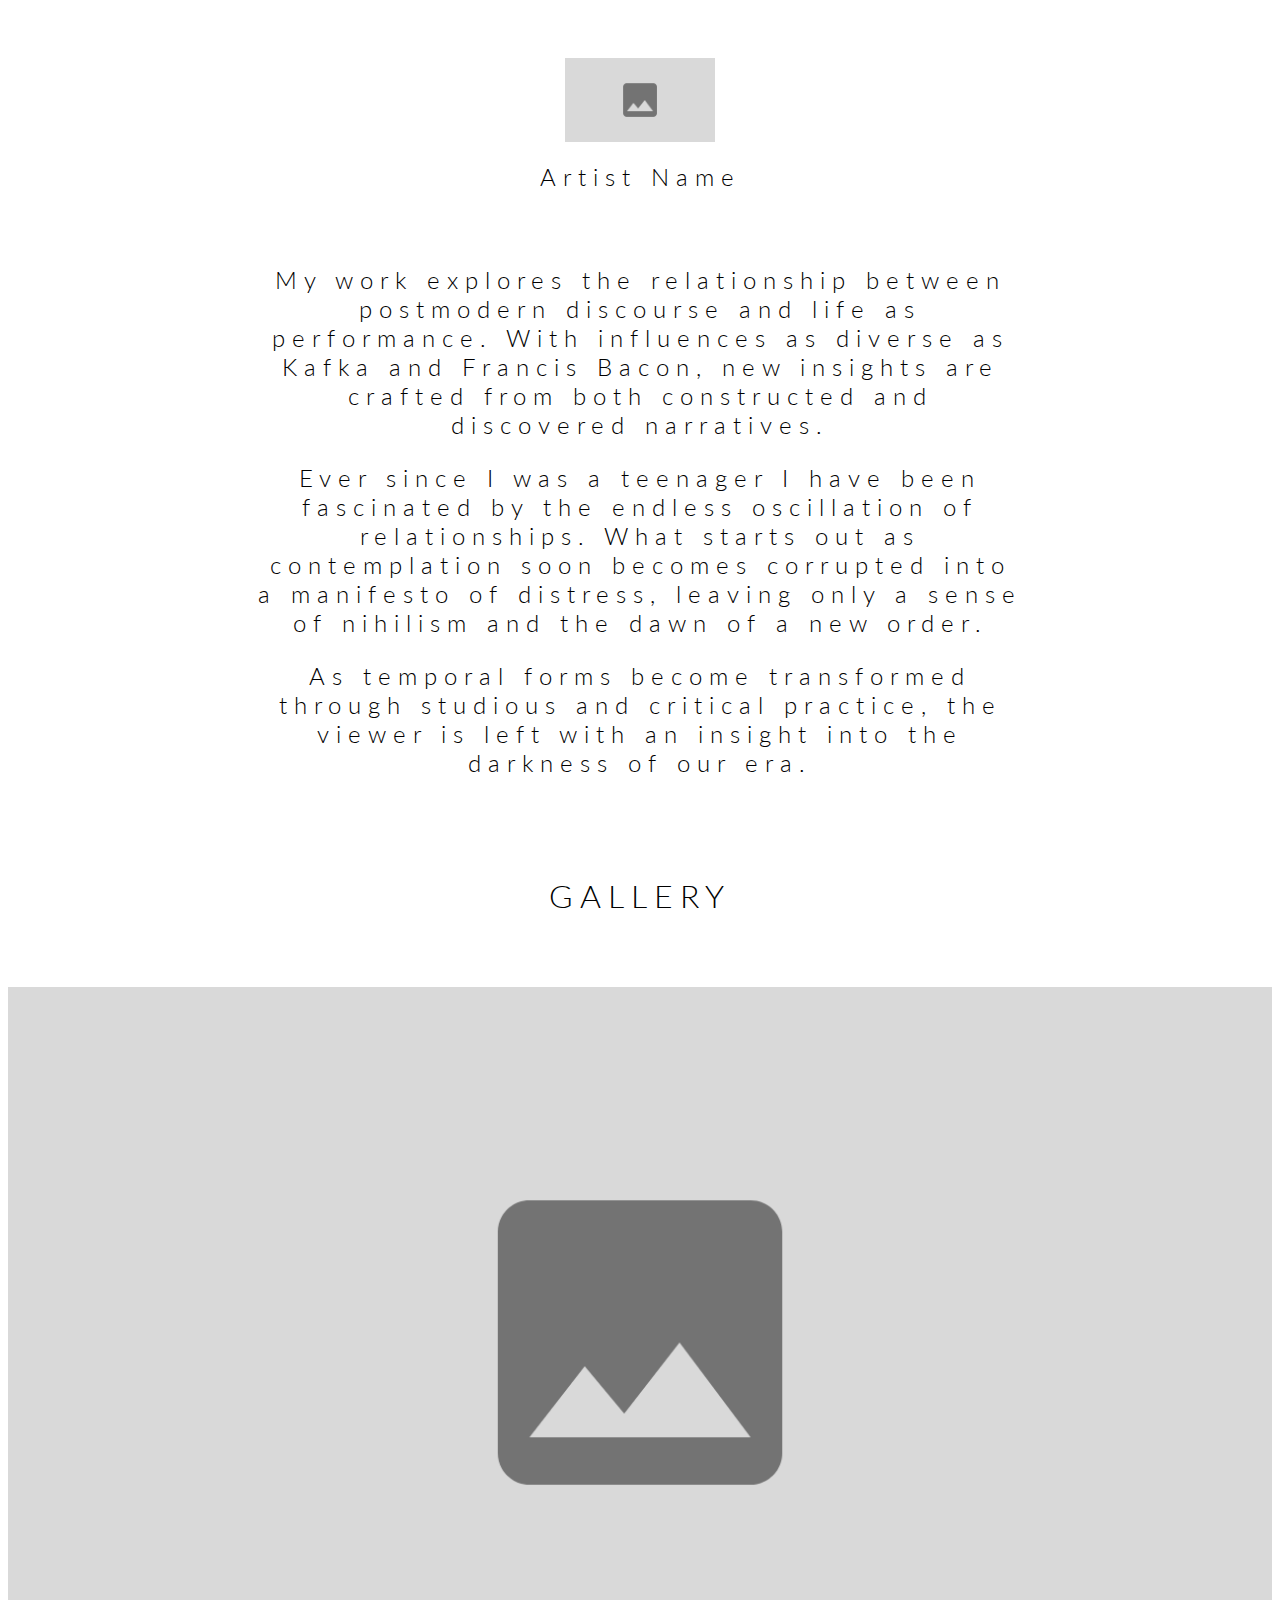
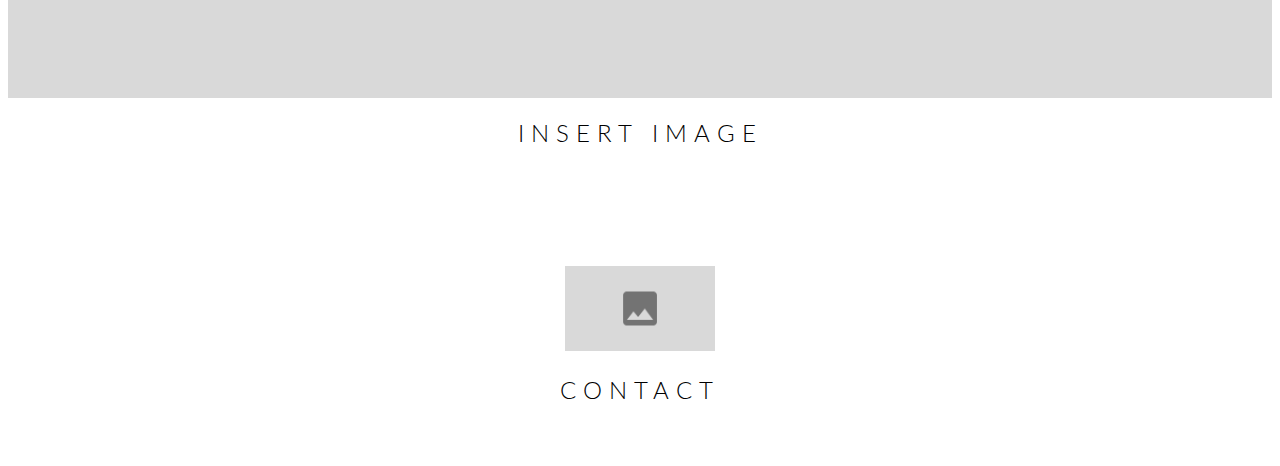
<file: index.html>
<!DOCTYPE html>
<html lang="en">
<head>
    <meta charset="UTF-8">
    <meta name="viewport" content="width=device-width, initial-scale=1.0">
    <title>Homepage - Raymond Lam</title>
    <link rel="stylesheet" href="style.css">
    <link href="https://fonts.googleapis.com/css2?family=Lato:wght@300&display=swap" rel="stylesheet">
</head>


<header>
	<nav class="top_bar">
		<a href="index.html">
			<img class ="logo" src="img/default_image.png"></img>
			<h2>Artist Name</h2>
		</a>
	</nav>
</header>


<body>
	<div class="container">
		<p>
			My work explores the relationship between postmodern discourse and life as performance. 
			With influences as diverse as Kafka and Francis Bacon, new insights are crafted from both constructed and discovered narratives. 
		</p>
		<p>    
			Ever since I was a teenager I have been fascinated by the endless oscillation of relationships. What starts out as 
			contemplation soon becomes corrupted into a manifesto of distress, leaving only a sense of nihilism and the dawn of a new order. 
		</p>
		<p>
			As temporal forms become transformed through studious and critical practice, 
			the viewer is left with an insight into the darkness of our era. 
		</p>
	</div>

	<h1 style="padding-top: 75px;">GALLERY</h1>
	<div>
		<img class="responsive_image" src="img/default_image.png"></img>
		<h2>INSERT IMAGE</h2>
	</div>
</body>


<footer>
	<nav class="top_bar" style="padding-top: 50px;">
		<a href="index.html"><img class ="logo" src="img/default_image.png"></img></a>
		<p>CONTACT</p>
	</nav>
</footer>

</html>
</file>
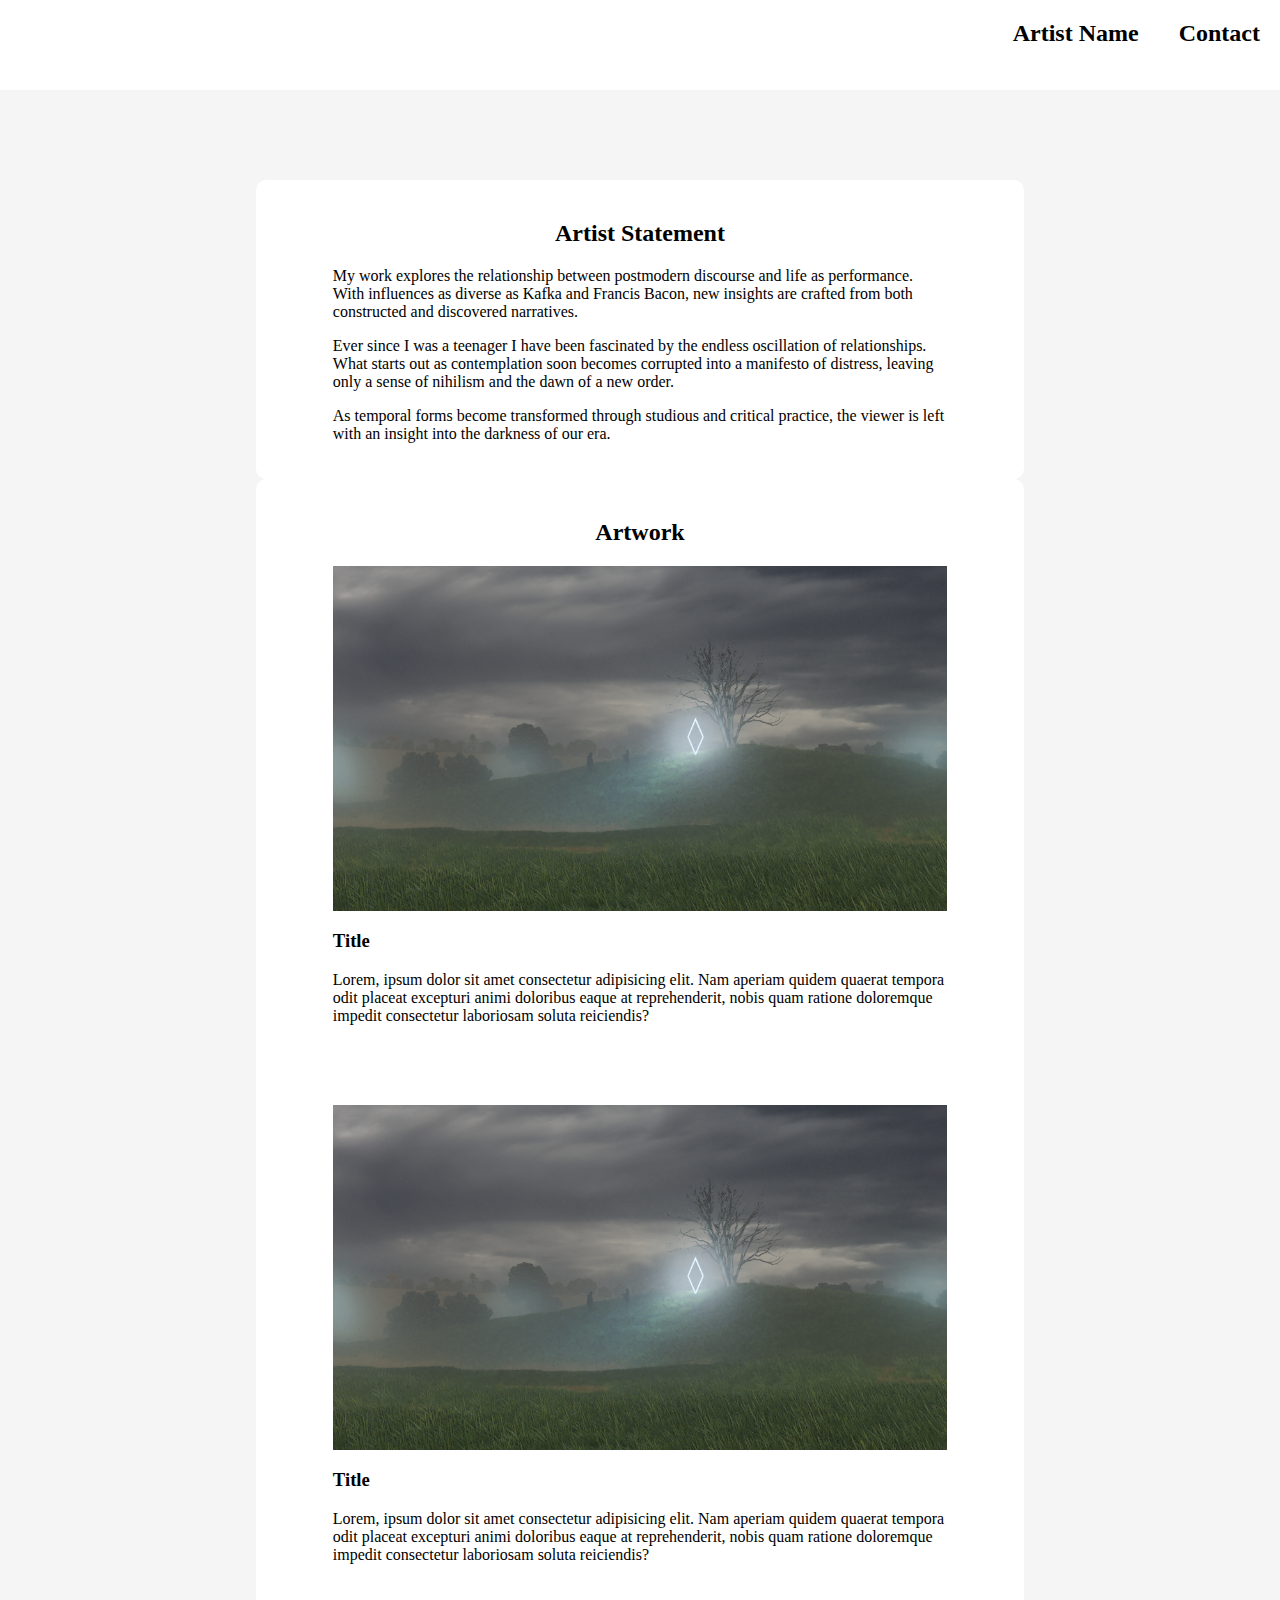
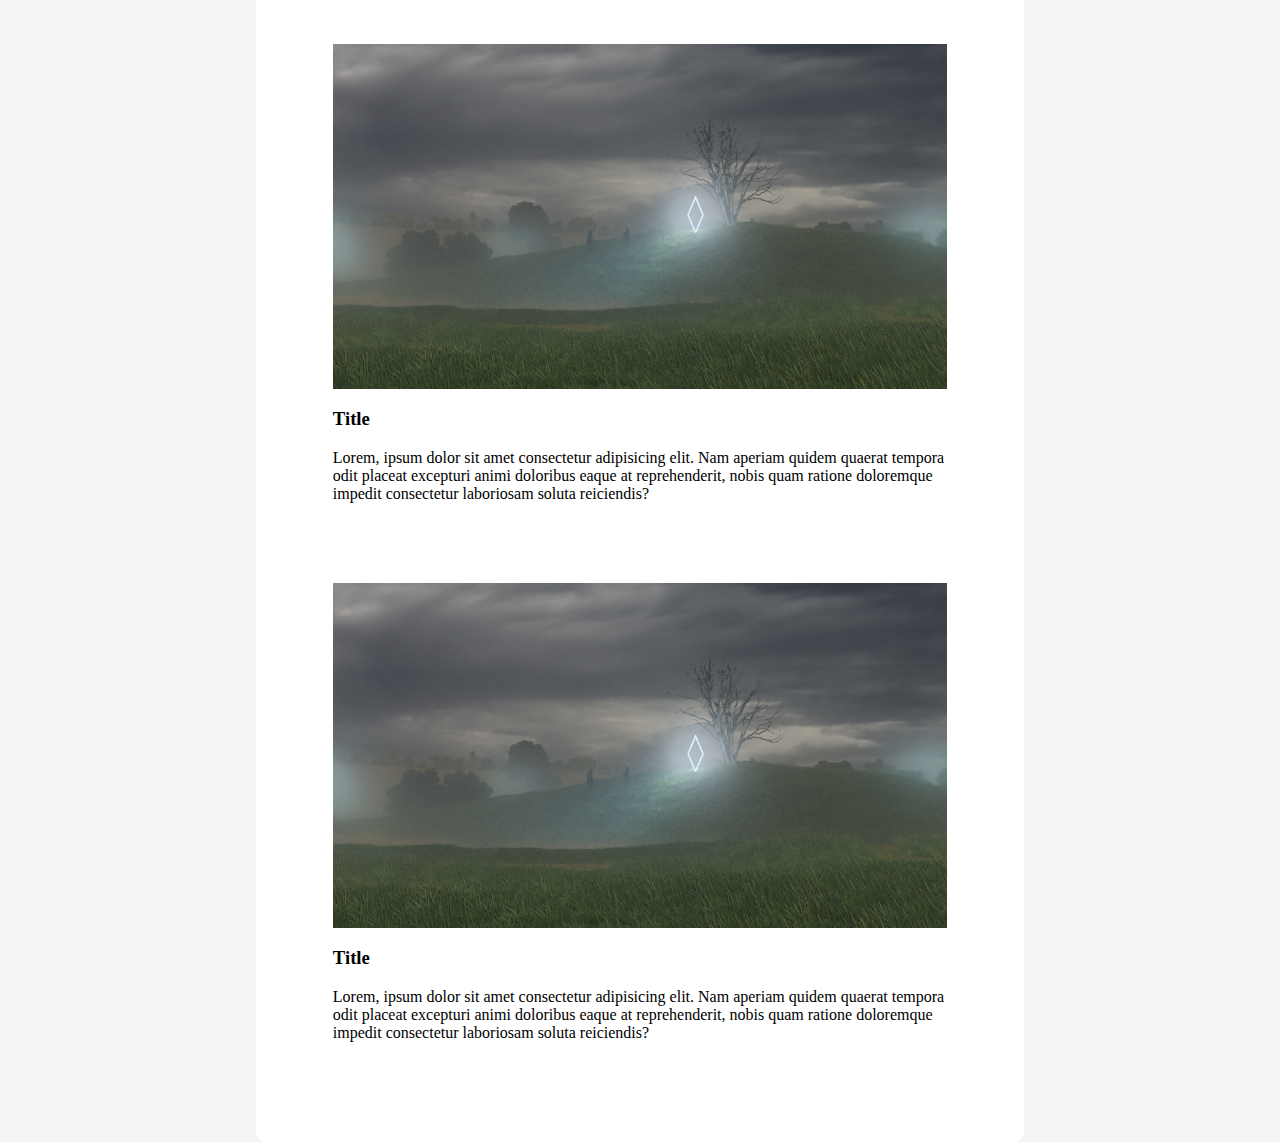
<file: workspace/cole.html>
<!DOCTYPE html>
<html lang="en">
<head>
    <meta charset="UTF-8">
    <meta name="viewport" content="width=device-width, initial-scale=1.0">
    <title>Home page</title>

    <link rel="stylesheet" href="colestyle.css">
</head>

<header>
    <div class="container right">
        <h2>Contact</h2>
    </div>
    <div class="container right">
        <h2>Artist Name</h2>
    </div>

</header>

<body>
    <div class="container">
        <div class="content">
            <h2>Artist Statement</h2>
            <p>
                My work explores the relationship between postmodern discourse and life as performance. 
                With influences as diverse as Kafka and Francis Bacon, new insights are crafted from both constructed and discovered narratives. 
            </p>
            <p>    
                Ever since I was a teenager I have been fascinated by the endless oscillation of relationships. What starts out as 
                contemplation soon becomes corrupted into a manifesto of distress, leaving only a sense of nihilism and the dawn of a new order. 
            </p>
            <p>
                As temporal forms become transformed through studious and critical practice, 
                the viewer is left with an insight into the darkness of our era. 
            </p>
        </div>
    </div>
    <div class="container">
        <div class="content">       
            <h2>Artwork</h2>
            <div class="artwork">        
                <img src="artwork1.png" alt="">
                <h3>Title</h3>
                <p>Lorem, ipsum dolor sit amet consectetur adipisicing elit. 
                    Nam aperiam quidem quaerat tempora odit placeat excepturi 
                    animi doloribus eaque at reprehenderit, nobis quam ratione 
                    doloremque impedit consectetur laboriosam soluta reiciendis?
                </p>
            </div>
            <div class="artwork">        
                <img src="artwork1.png" alt="">
                <h3>Title</h3>
                <p>Lorem, ipsum dolor sit amet consectetur adipisicing elit. 
                    Nam aperiam quidem quaerat tempora odit placeat excepturi 
                    animi doloribus eaque at reprehenderit, nobis quam ratione 
                    doloremque impedit consectetur laboriosam soluta reiciendis?
                </p>
            </div>
            <div class="artwork">        
                <img src="artwork1.png" alt="">
                <h3>Title</h3>
                <p>Lorem, ipsum dolor sit amet consectetur adipisicing elit. 
                    Nam aperiam quidem quaerat tempora odit placeat excepturi 
                    animi doloribus eaque at reprehenderit, nobis quam ratione 
                    doloremque impedit consectetur laboriosam soluta reiciendis?
                </p>
            </div>
            <div class="artwork">        
                <img src="artwork1.png" alt="">
                <h3>Title</h3>
                <p>Lorem, ipsum dolor sit amet consectetur adipisicing elit. 
                    Nam aperiam quidem quaerat tempora odit placeat excepturi 
                    animi doloribus eaque at reprehenderit, nobis quam ratione 
                    doloremque impedit consectetur laboriosam soluta reiciendis?
                </p>
            </div>
        </div>
    
    </div>
</body>
</html>
</file>
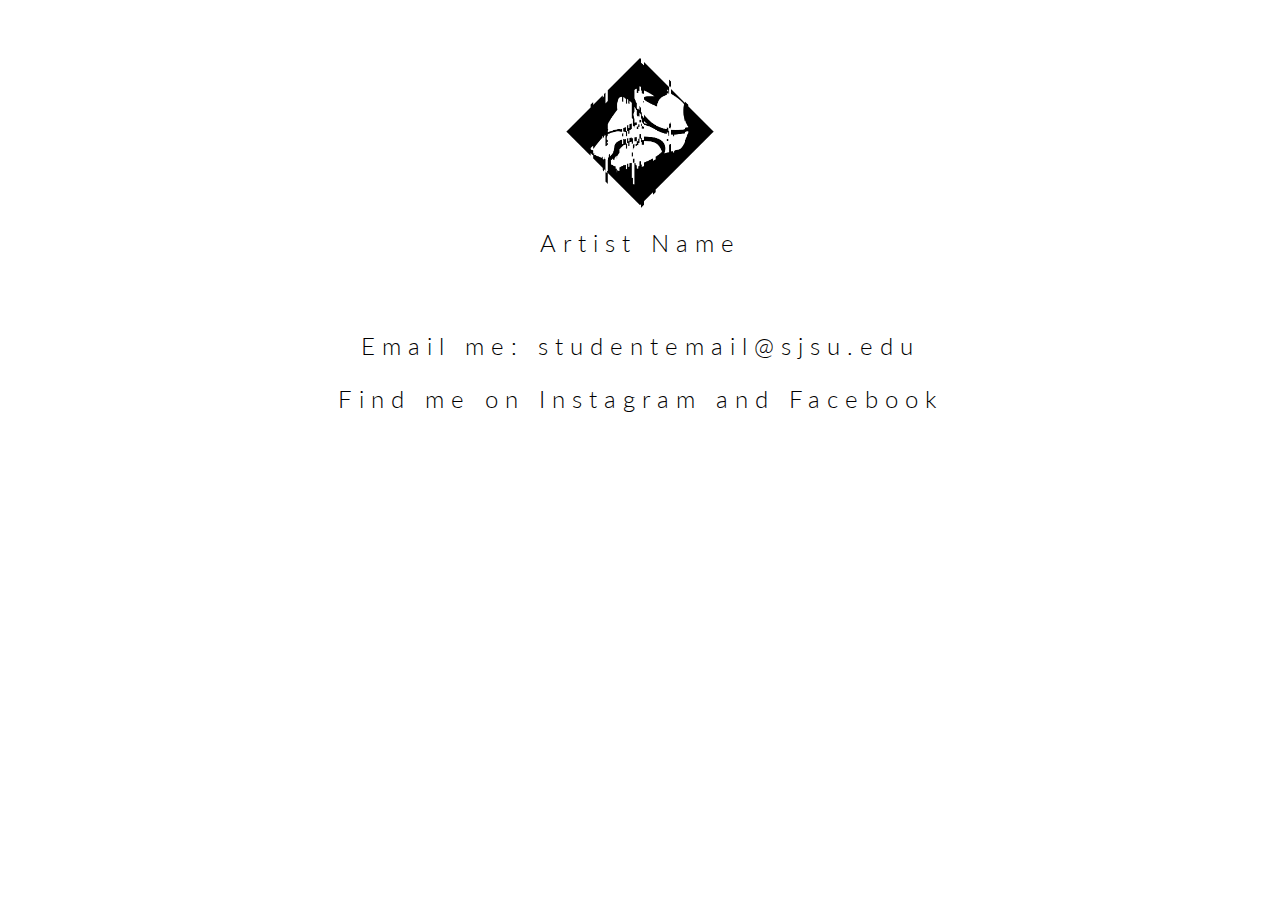
<file: workspace/colecontact.html>
<!DOCTYPE html>
<html lang="en">
<head>
    <meta charset="UTF-8">
    <meta name="viewport" content="width=device-width, initial-scale=1.0">
    <title>Contact - Raymond Lam</title>
    <link rel="stylesheet" href="raystyle.css">
    <link href="https://fonts.googleapis.com/css2?family=Lato:wght@300&display=swap" rel="stylesheet">
</head>

<header>
	<nav class="top_bar">
		<a href="ray.html">
			<img class ="logo" src="asukabaka_logo.png"></img>
			<h2>Artist Name</h2>
		</a>
	</nav>
</header>

<body>
    <div class="container">
		<p>
			Email me: studentemail@sjsu.edu
		</p>
		<p>    
			Find me on Instagram and Facebook
		</p>
	</div>
</body>
</html>
</file>
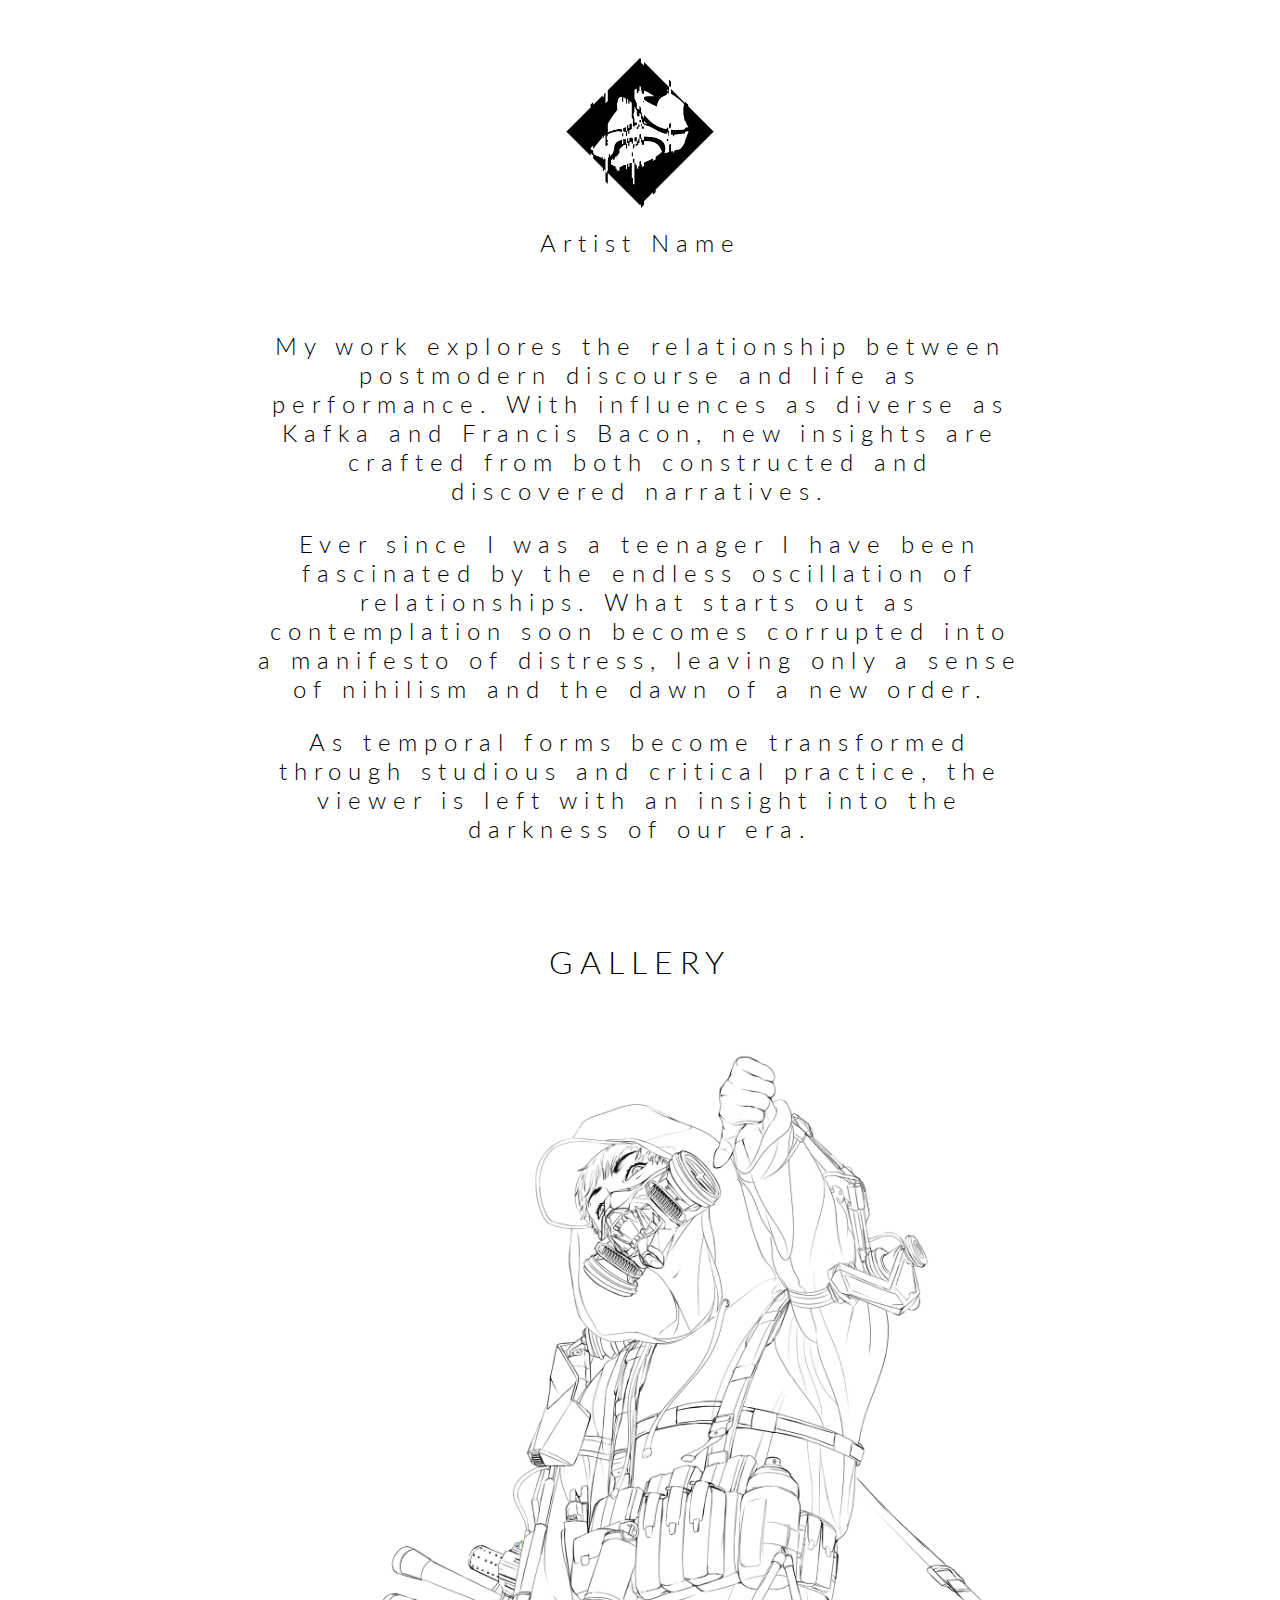
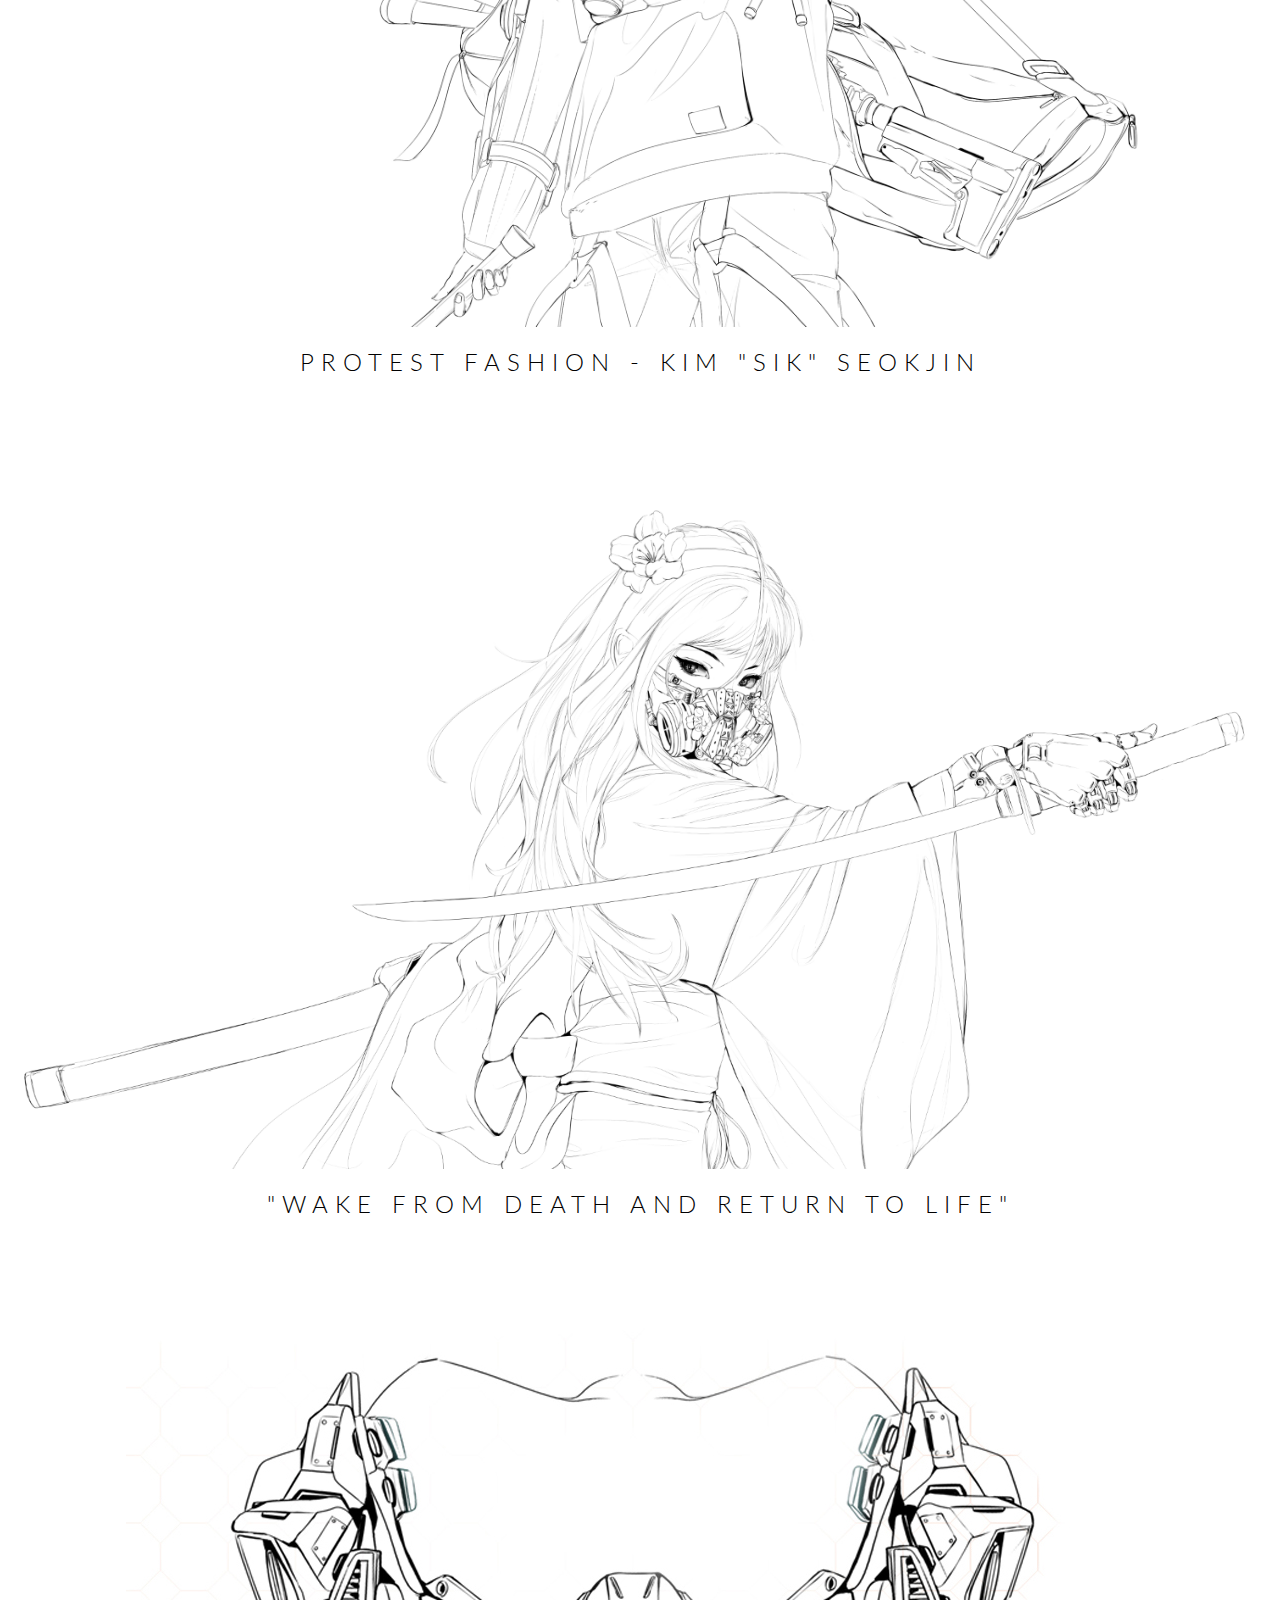
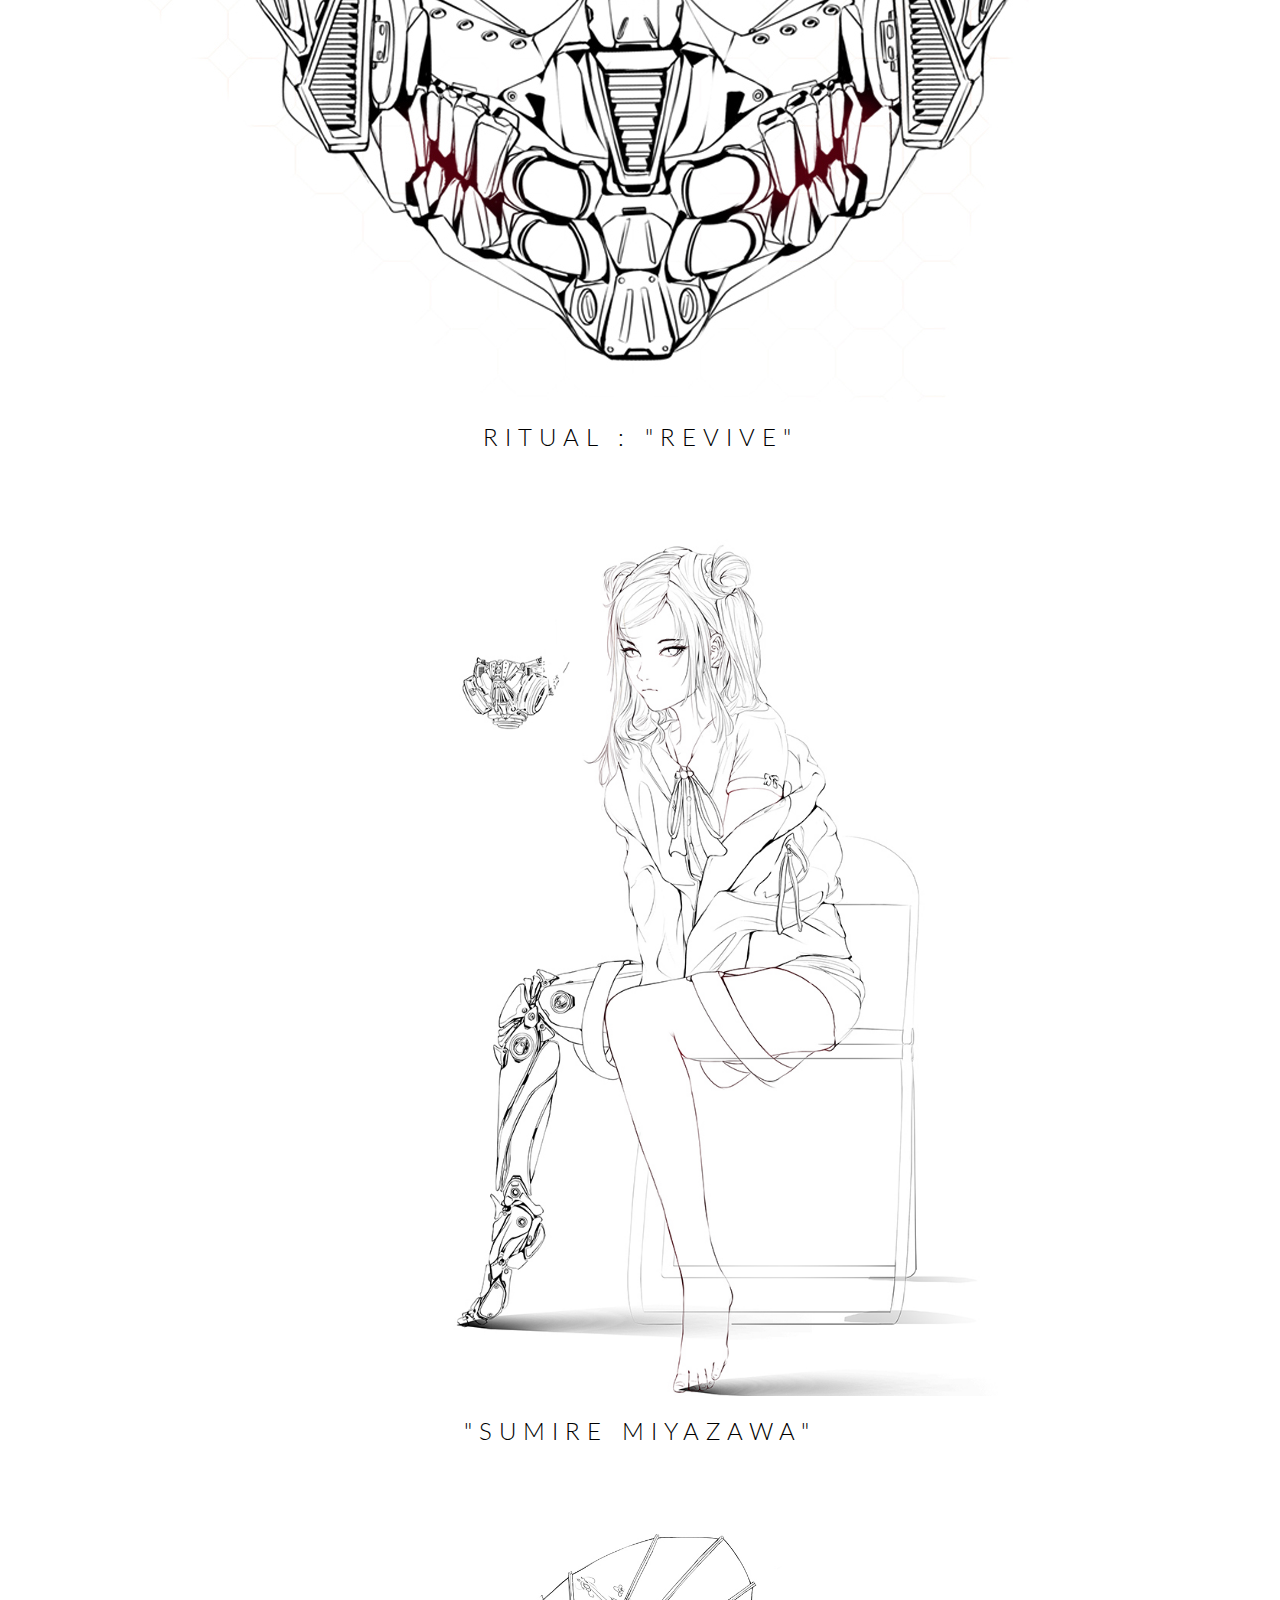
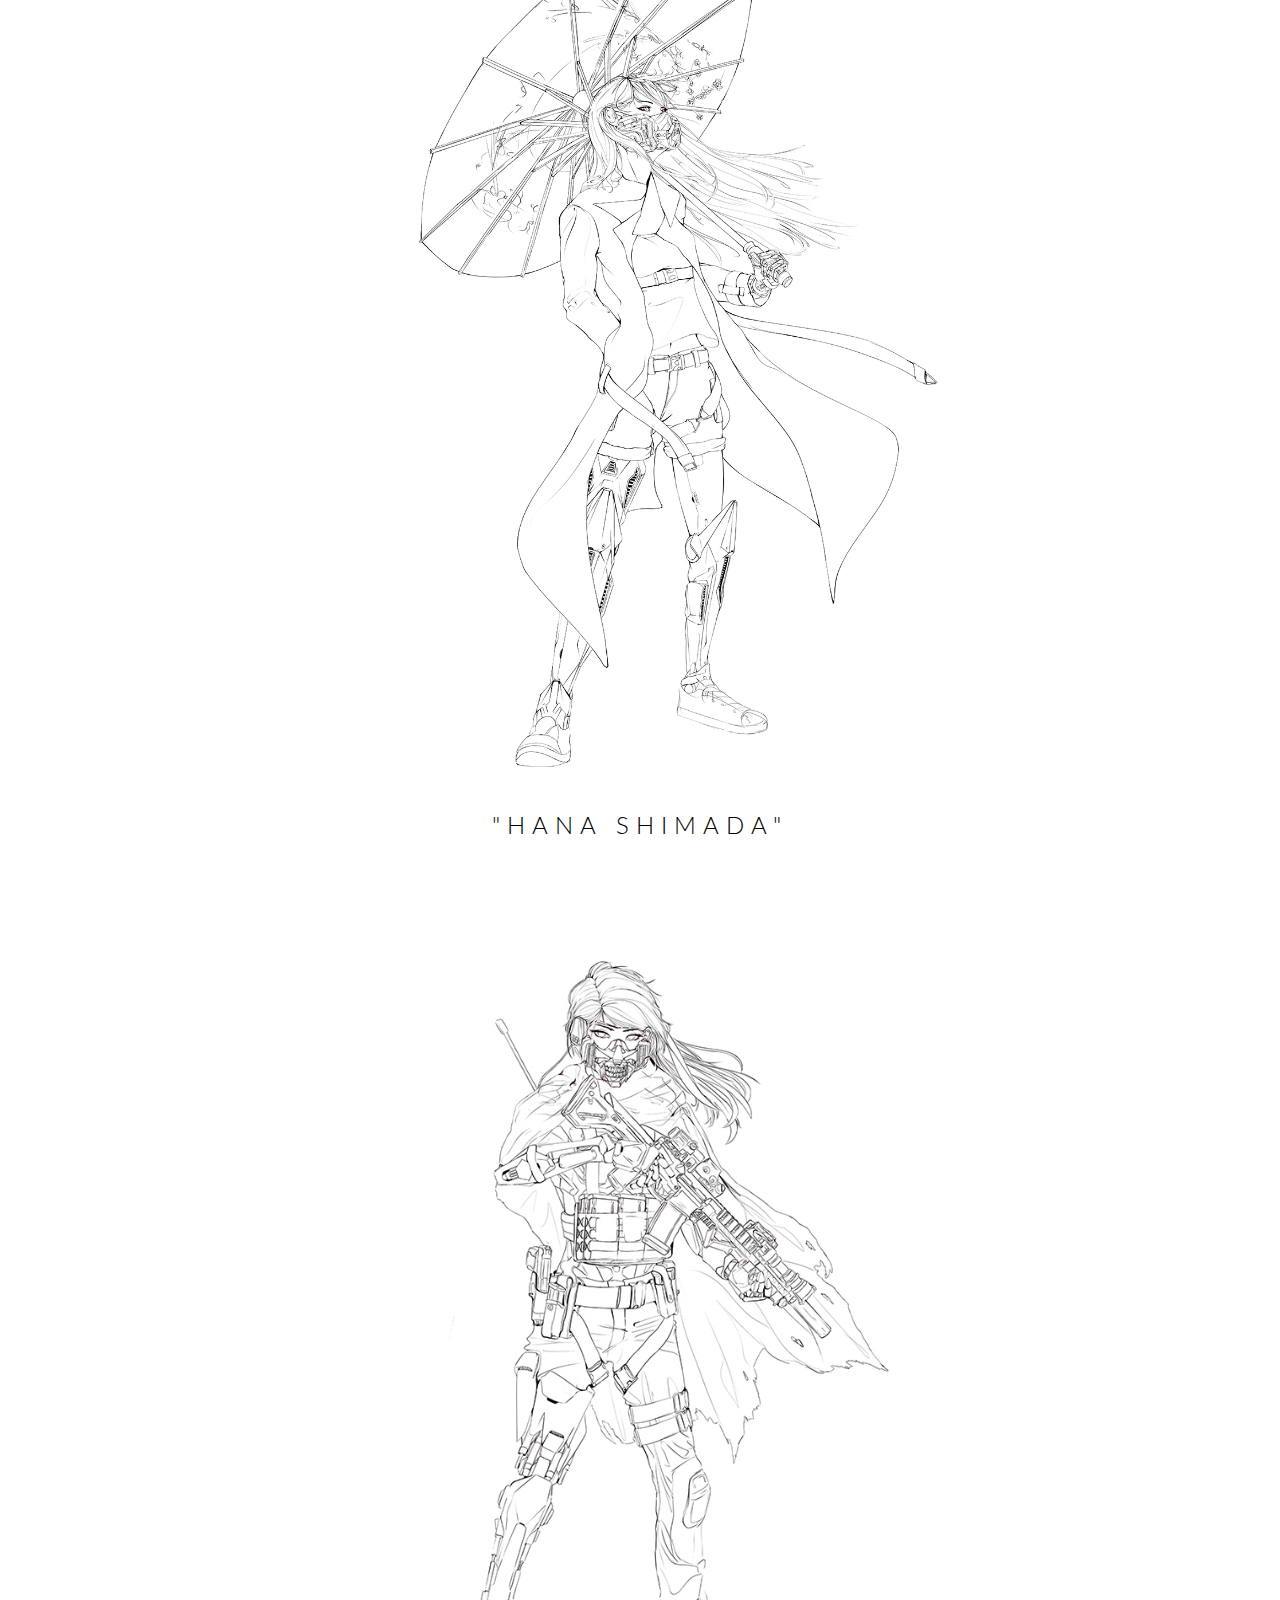
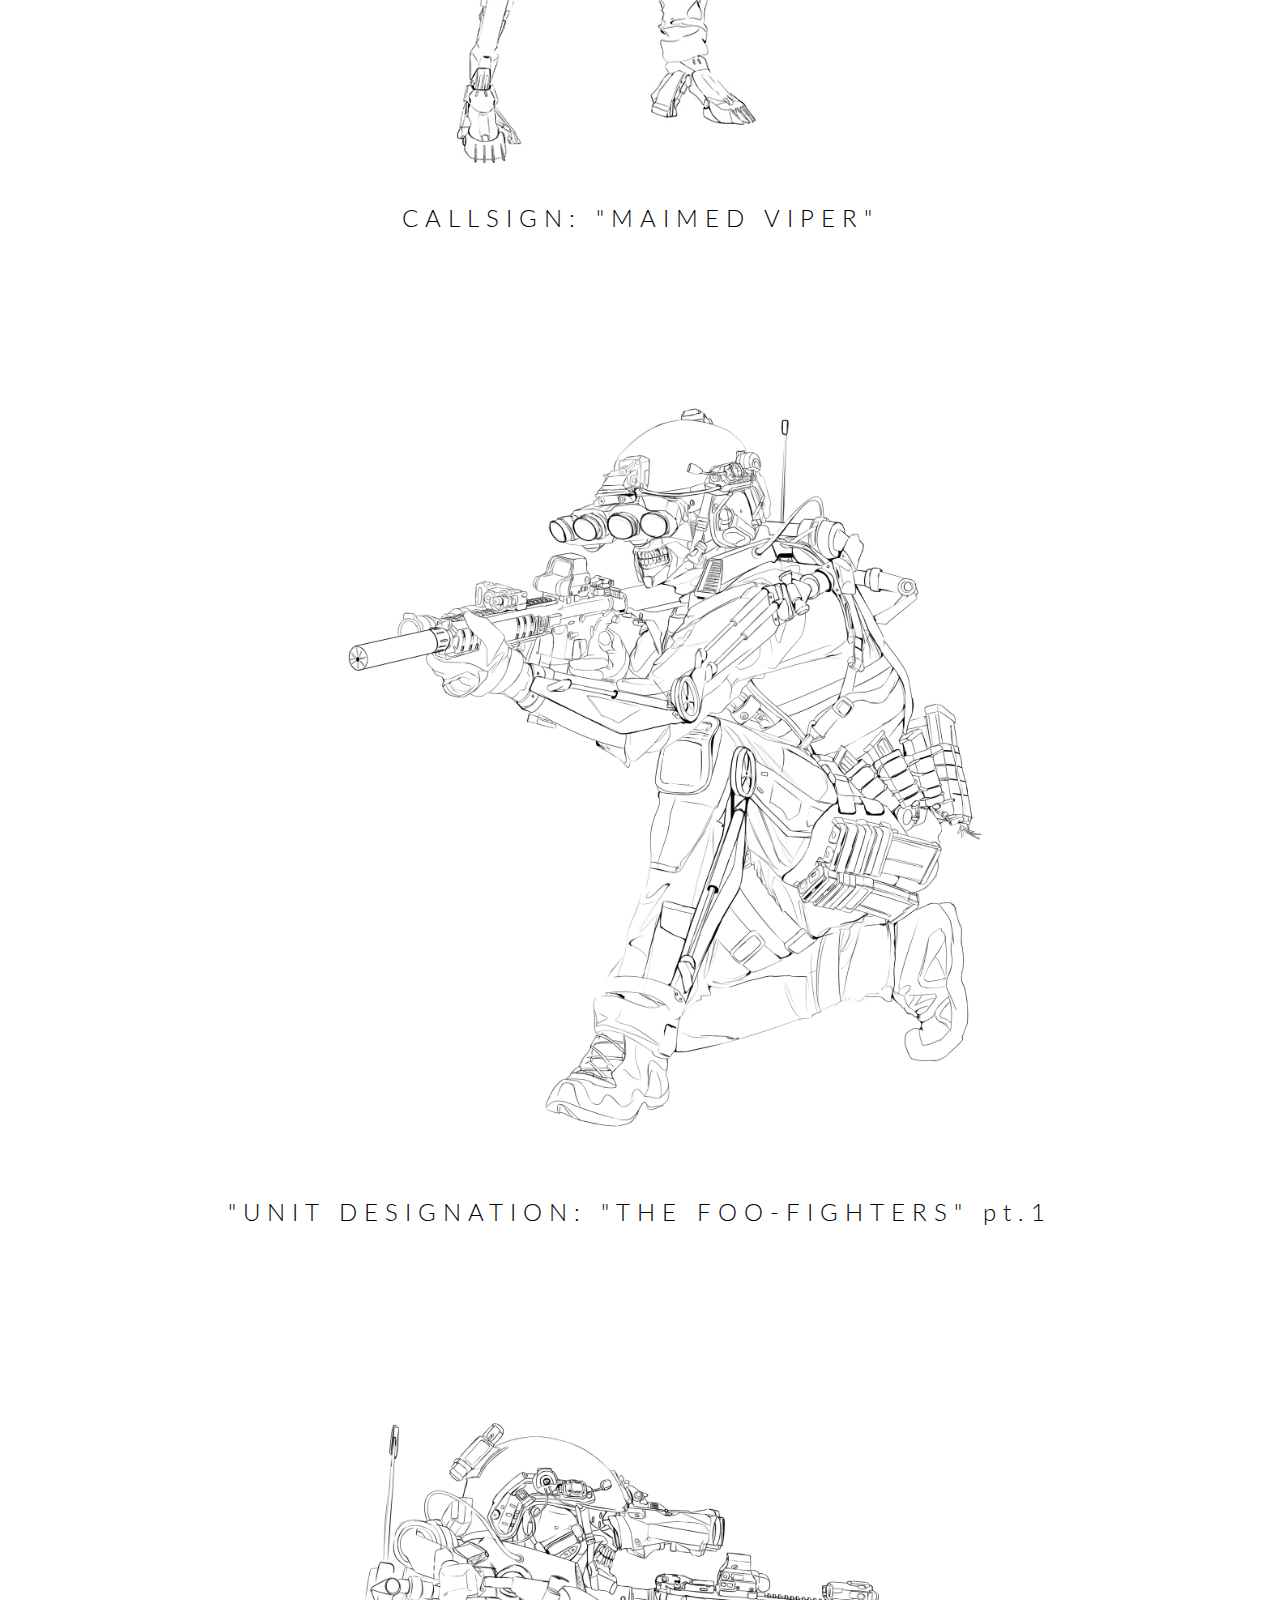
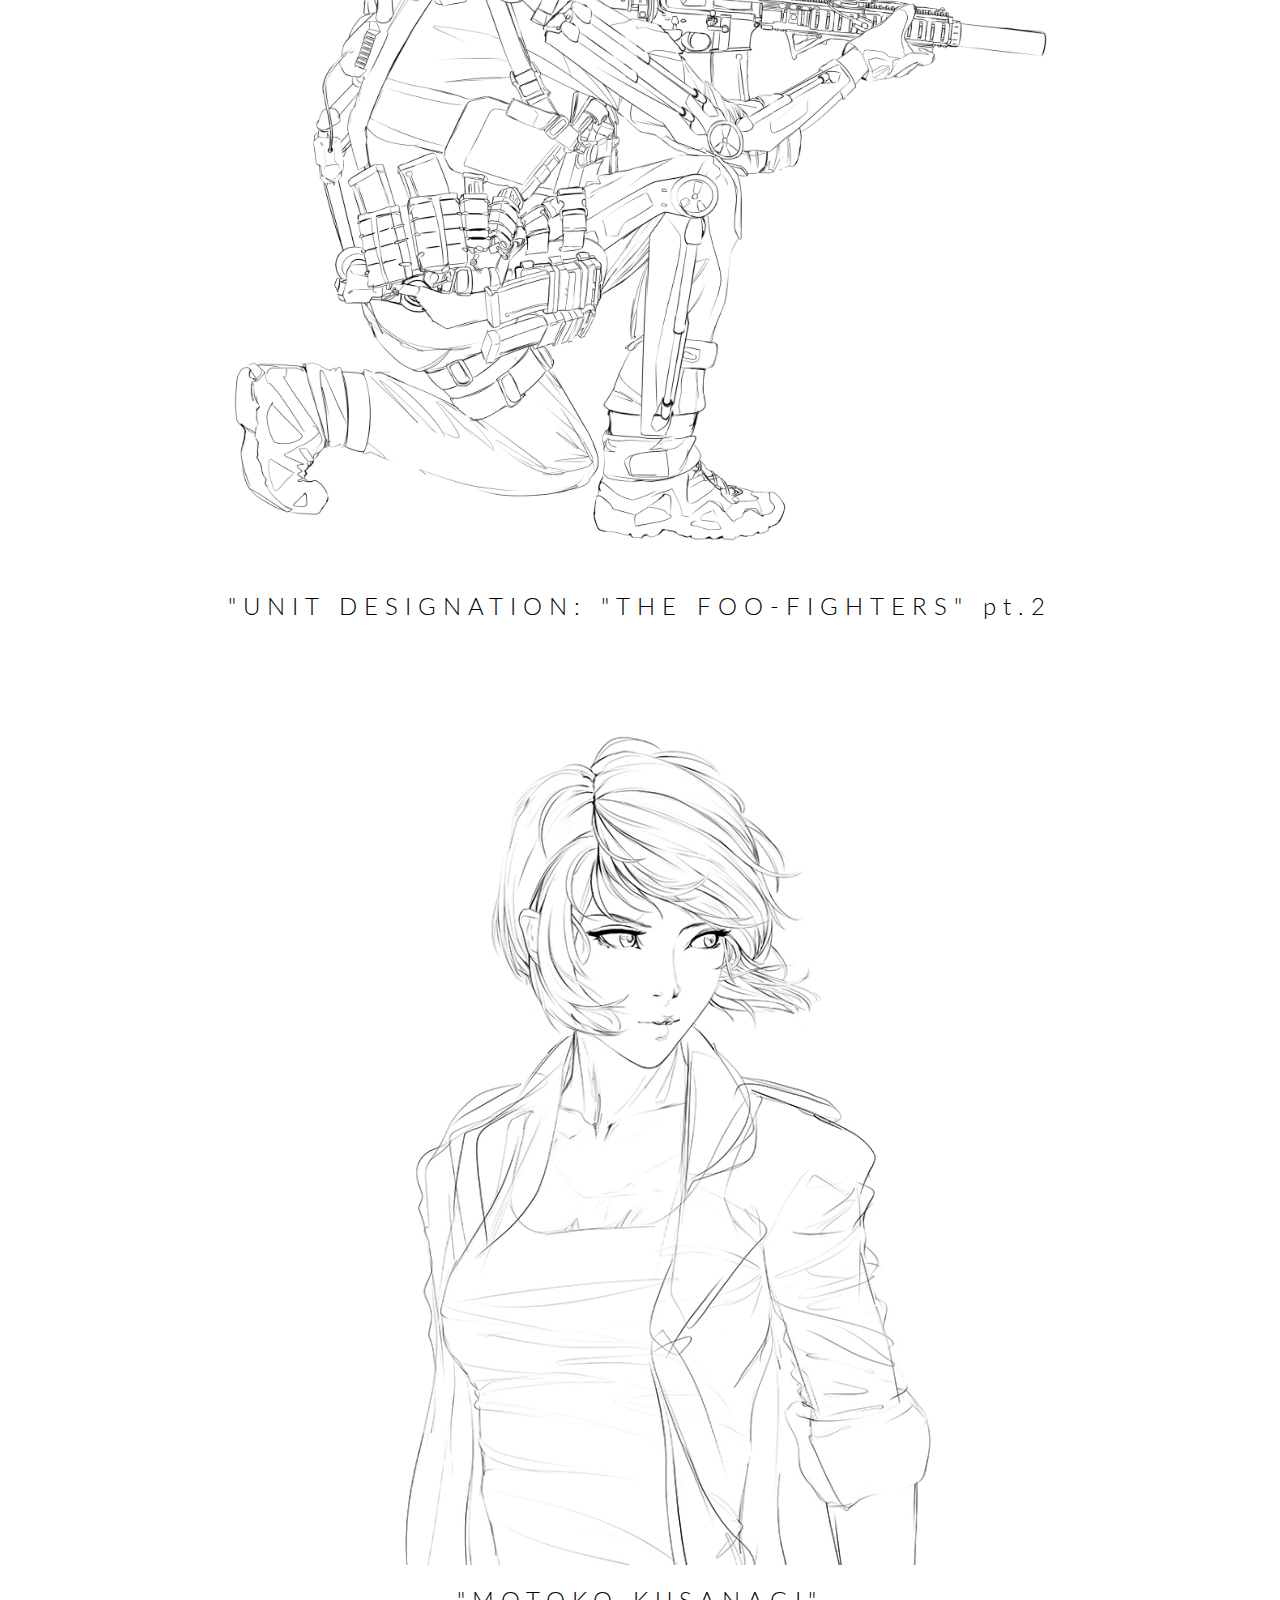
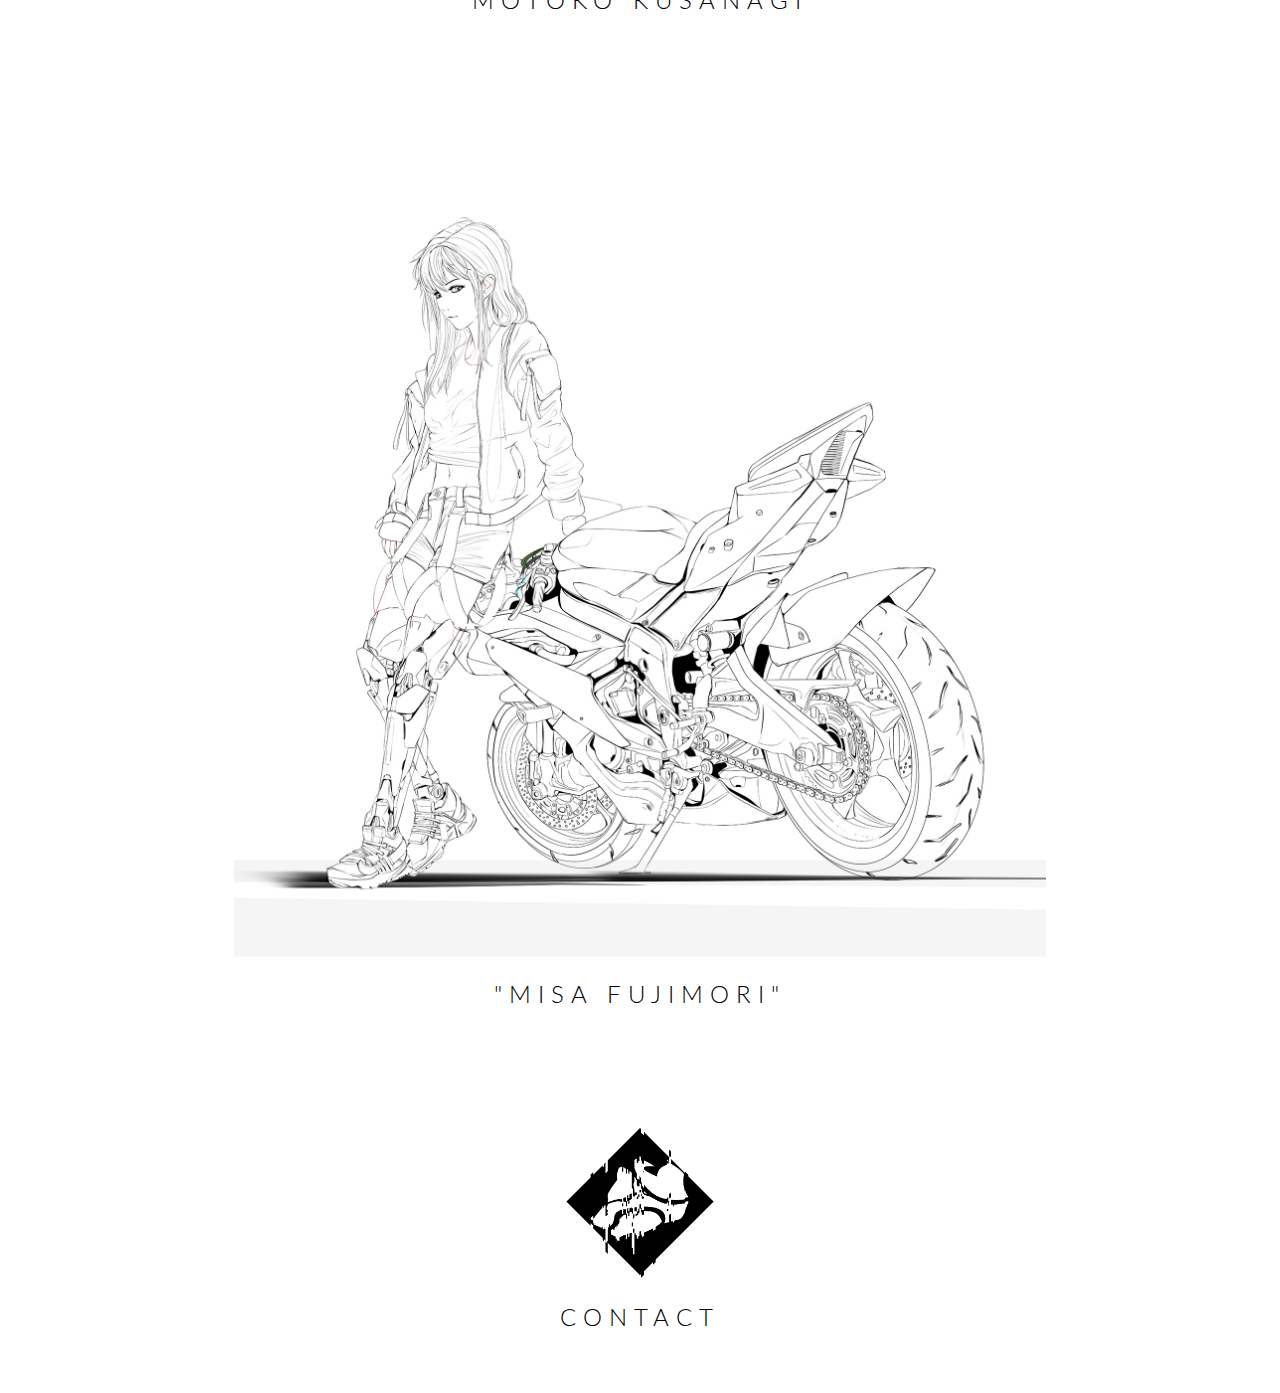
<file: workspace/ray.html>
<!DOCTYPE html>
<html lang="en">
<head>
    <meta charset="UTF-8">
    <meta name="viewport" content="width=device-width, initial-scale=1.0">
    <title>Homepage - Raymond Lam</title>
    <link rel="stylesheet" href="raystyle.css">
    <link href="https://fonts.googleapis.com/css2?family=Lato:wght@300&display=swap" rel="stylesheet">
</head>


<header>
	<nav class="top_bar">
		<a href="ray.html">
			<img class ="logo" src="asukabaka_logo.png"></img>
			<h2>Artist Name</h2>
		</a>
	</nav>
</header>


<body>
	<div class="container">
		<p>
			My work explores the relationship between postmodern discourse and life as performance. 
			With influences as diverse as Kafka and Francis Bacon, new insights are crafted from both constructed and discovered narratives. 
		</p>
		<p>    
			Ever since I was a teenager I have been fascinated by the endless oscillation of relationships. What starts out as 
			contemplation soon becomes corrupted into a manifesto of distress, leaving only a sense of nihilism and the dawn of a new order. 
		</p>
		<p>
			As temporal forms become transformed through studious and critical practice, 
			the viewer is left with an insight into the darkness of our era. 
		</p>
	</div>

	<h1 style="padding-top: 75px;">GALLERY</h1>
	<div>
		<img class="responsive_image" src="raymond_lam_jin_banner.jpg"></img>
		<h2>PROTEST FASHION - KIM "SIK" SEOKJIN</h2>
		<img src="raymond_lam_osiris.png"></img>
		<h2>"WAKE FROM DEATH AND RETURN TO LIFE"</h2>
		<img src="raymond_lam_mask.jpg"></img>
		<h2>RITUAL : "REVIVE"</h2>
		<img src="raymond_lam_sumire_web4.jpg"></img>
		<h2>"SUMIRE MIYAZAWA"</h2>
		<img src="raymond_lam_hana_web4.jpg"></img>
		<h2>"HANA SHIMADA"</h2>
		<img src="raymond_lam_maimed_viper.jpg"></img>
		<h2>CALLSIGN: "MAIMED VIPER"</h2>
		<img src="raymond_lam_foxhound1.jpg"></img>
		<h2>"UNIT DESIGNATION: "THE FOO-FIGHTERS" pt.1</h2>
		<img src="raymond_lam_foxhound2.jpg"></img>
		<h2>"UNIT DESIGNATION: "THE FOO-FIGHTERS" pt.2</h2>
		<img src="raymond_lam_major.jpg"></img>
		<h2>"MOTOKO KUSANAGI"</h2>
		<img src="raymond_lam_misa_bike.jpg"></img>
		<h2>"MISA FUJIMORI"</h2>
	</div>
</body>


<footer>
	<nav class="top_bar" style="padding-top: 50px;">
		<a href="ray.html"><img class ="logo" src="asukabaka_logo.png"></img></a>
		<a href="colecontact.html"><p>CONTACT</p></a>
	</nav>
</footer>

</html>
</file>
<file: style.css>
body{
    background-color: white;
}

a{
    text-decoration: none;
}

p{
    font-family: 'Lato', sans-serif;
    text-align: center;
    font-weight: 300;
    font-size: 1.5em;
    letter-spacing: 7px;
    color: black;
}

h1{
    font-family: 'Lato', sans-serif;
    text-align: center;
    font-weight: 300;
    font-size: 2em;
    letter-spacing: 7px;
    color: black;
}

h2{
    font-family: 'Lato', sans-serif;
    text-align: center;
    font-weight: 300;
    font-size: 1.5em;
    letter-spacing: 7px;
    color: black;
}

img{
    padding-top: 50px;
    text-align:center;
    display: block;
    max-width: 100%;
    height: auto;
    margin-left:auto;
    margin-right:auto;
    position: relative;
    max-height: 875px;
}

.top_bar{
    max-height: 400px;
    padding-bottom: 30px;
}

.logo {
    display: block;
    background-repeat: no-repeat;
    height: auto;
    width: 150px;
    margin: auto;
}

.container
{
    max-width: 60vw;
    margin: auto;
}
</file>
<file: workspace/colestyle.css>
/* header content */

header
{
    background-color: white;
    min-height: 10vh;
    margin-bottom: 10vh;
    
}

header > .container
{
    
    display: inline;
    margin-left: 20px;
    margin-right: 20px;
    
}

header > .container > h2
{
    /* not working now, figure out how to center
    inline elements */
    align-self: center;
}

/* body content */

body
{
    margin: 0px;
    background-color: whitesmoke;
}

body > .container
{
    max-width: 60vw;
    
    margin-left: auto;
    margin-right: auto;
    background-color: white;
    border-radius: 10px;
}

.content
{
    width: 80%;
    margin: auto;
    padding-top: 20px;
    padding-bottom: 20px;
}

.artwork
{
    margin-bottom: 80px;
}

img
{
    display: block;
    
    width: 100%;
    margin: auto;
}

h2
{
    text-align: center;
}

/* helpers */

.left 
{
    float: left;
}

.right 
{
    float: right;
}
</file>
<file: workspace/raystyle.css>
body{
    background-color: white;
}

a{
    text-decoration: none;
}

p{
    font-family: 'Lato', sans-serif;
    text-align: center;
    font-weight: 300;
    font-size: 1.5em;
    letter-spacing: 7px;
    color: black;
}

h1{
    font-family: 'Lato', sans-serif;
    text-align: center;
    font-weight: 300;
    font-size: 2em;
    letter-spacing: 7px;
    color: black;
}

h2{
    font-family: 'Lato', sans-serif;
    text-align: center;
    font-weight: 300;
    font-size: 1.5em;
    letter-spacing: 7px;
    color: black;
}

img{
    padding-top: 50px;
    text-align:center;
    display: block;
    max-width: 100%;
    height: auto;
    margin-left:auto;
    margin-right:auto;
    position: relative;
    max-height: 875px;
}

.top_bar{
    max-height: 400px;
    padding-bottom: 30px;
}

.logo {
    display: block;
    background-repeat: no-repeat;
    height: auto;
    width: 150px;
    margin: auto;
}

.container
{
    max-width: 60vw;
    margin: auto;
}
</file>
